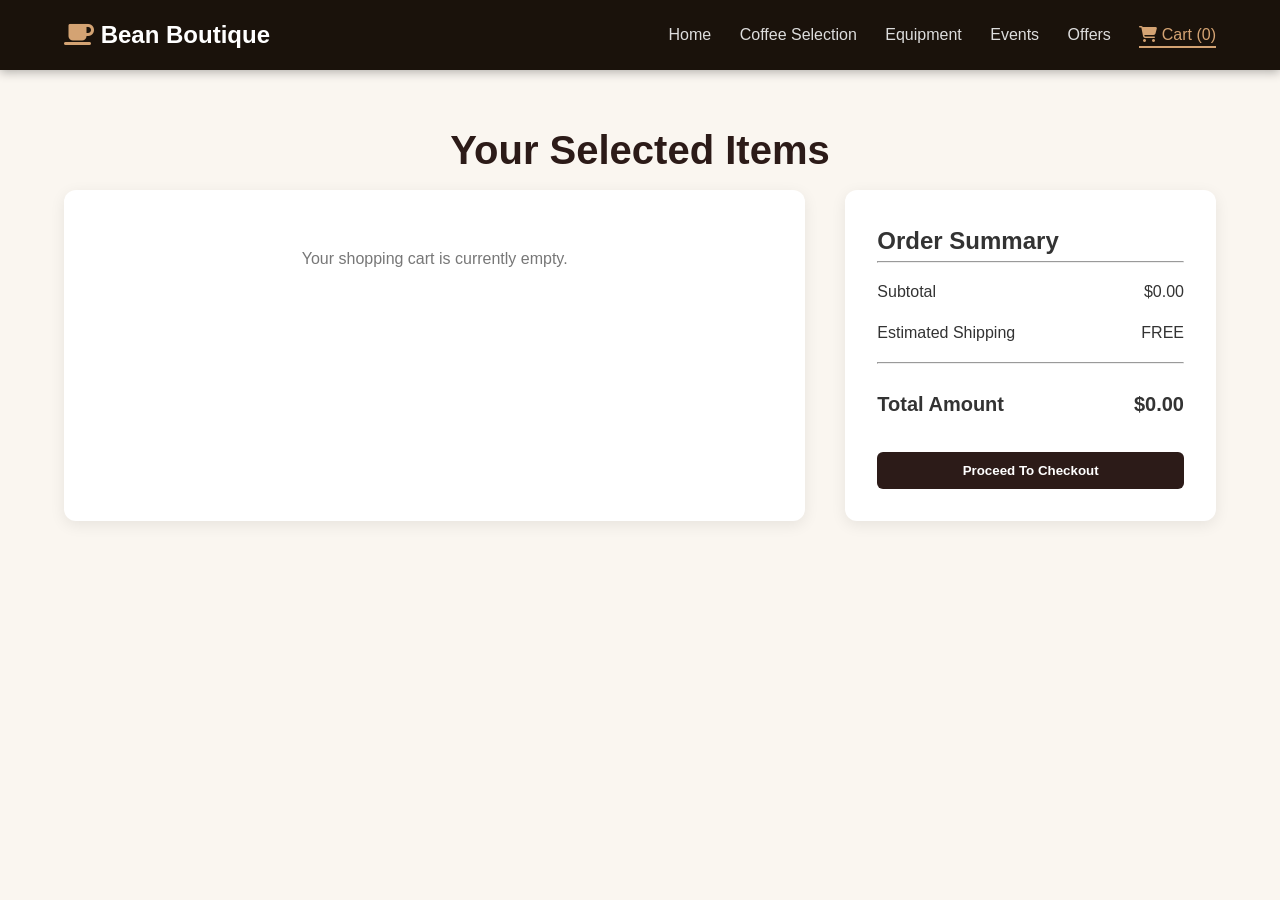
<file: cart.html>
<!DOCTYPE html>
<html lang="en">
<head>
    <meta charset="UTF-8">
    <meta name="viewport" content="width=device-width, initial-scale=1.0">
    <title>Your Cart | Bean Boutique</title>
    <link rel="stylesheet" href="https://cdnjs.cloudflare.com/ajax/libs/font-awesome/6.4.0/css/all.min.css">
    <link rel="stylesheet" href="css/style.css">
</head>
<body>
    <header class="custom-header">
        <div class="nav-container">
            <a href="index.html" class="logo"><i class="fas fa-coffee"></i> Bean Boutique</a>
            <nav>
                <a href="index.html">Home</a>
                <a href="coffee.html">Coffee Selection</a>
                <a href="equipment.html">Equipment</a>
                <a href="events.html">Events</a>
                <a href="offers.html">Offers</a>
                <a href="cart.html" class="cart-link active"><i class="fas fa-shopping-cart"></i> Cart (<span id="cart-count">0</span>)</a>
            </nav>
        </div>
    </header>

    <main class="page-container">
        <h1 class="page-title">Your Selected Items</h1>

        <div class="cart-wrapper">
            <div id="cart-items-container" class="cart-items-list">
                </div>

            <div class="cart-summary-box">
                <h2>Order Summary</h2>
                <hr>
                <div class="summary-line">
                    <span>Subtotal</span>
                    <span id="cart-subtotal">$0.00</span>
                </div>
                <div class="summary-line">
                    <span>Estimated Shipping</span>
                    <span class="text-success">FREE</span>
                </div>
                <hr>
                <div class="summary-line total">
                    <strong>Total Amount</strong>
                    <strong id="cart-total">$0.00</strong>
                </div>
                <button class="btn-checkout" onclick="executeCheckout()">Proceed To Checkout</button>
            </div>
        </div>
    </main>
    <script src="js/script.js"></script> 
</body>
</html>
</file>
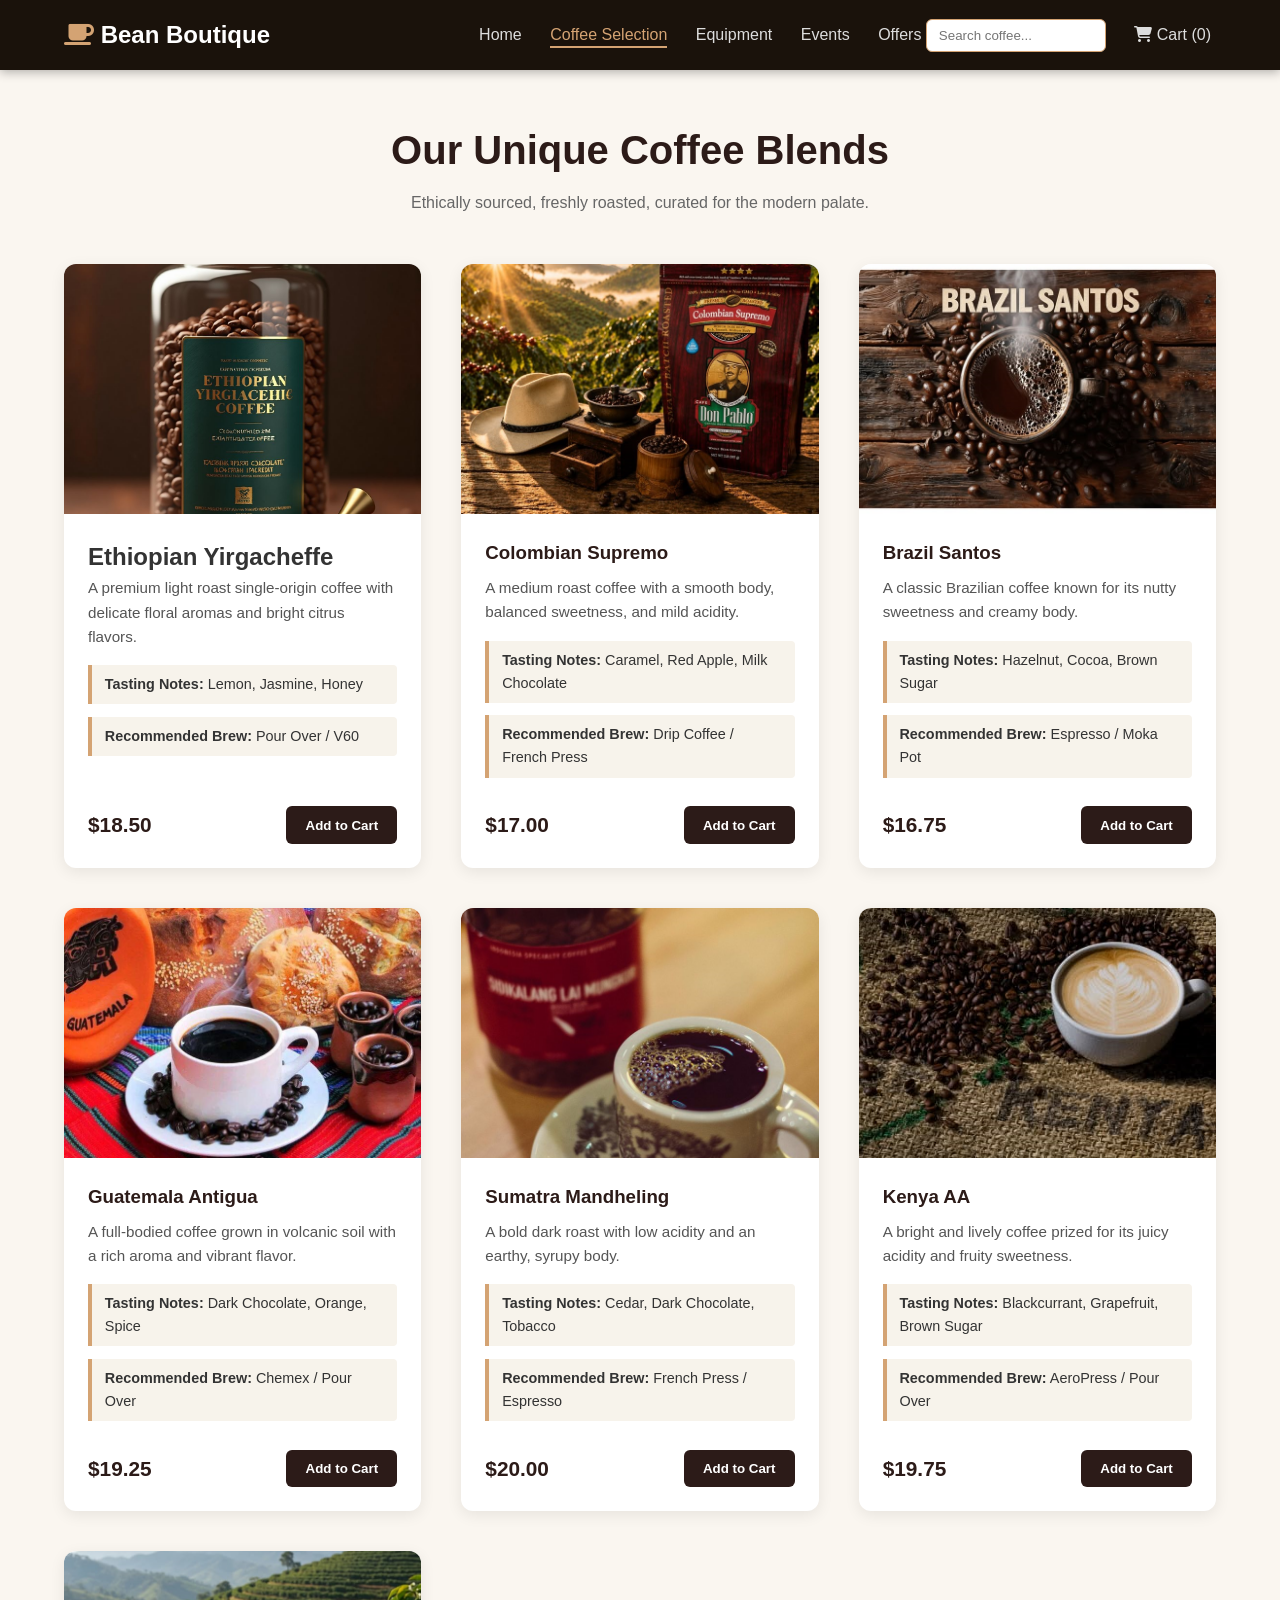
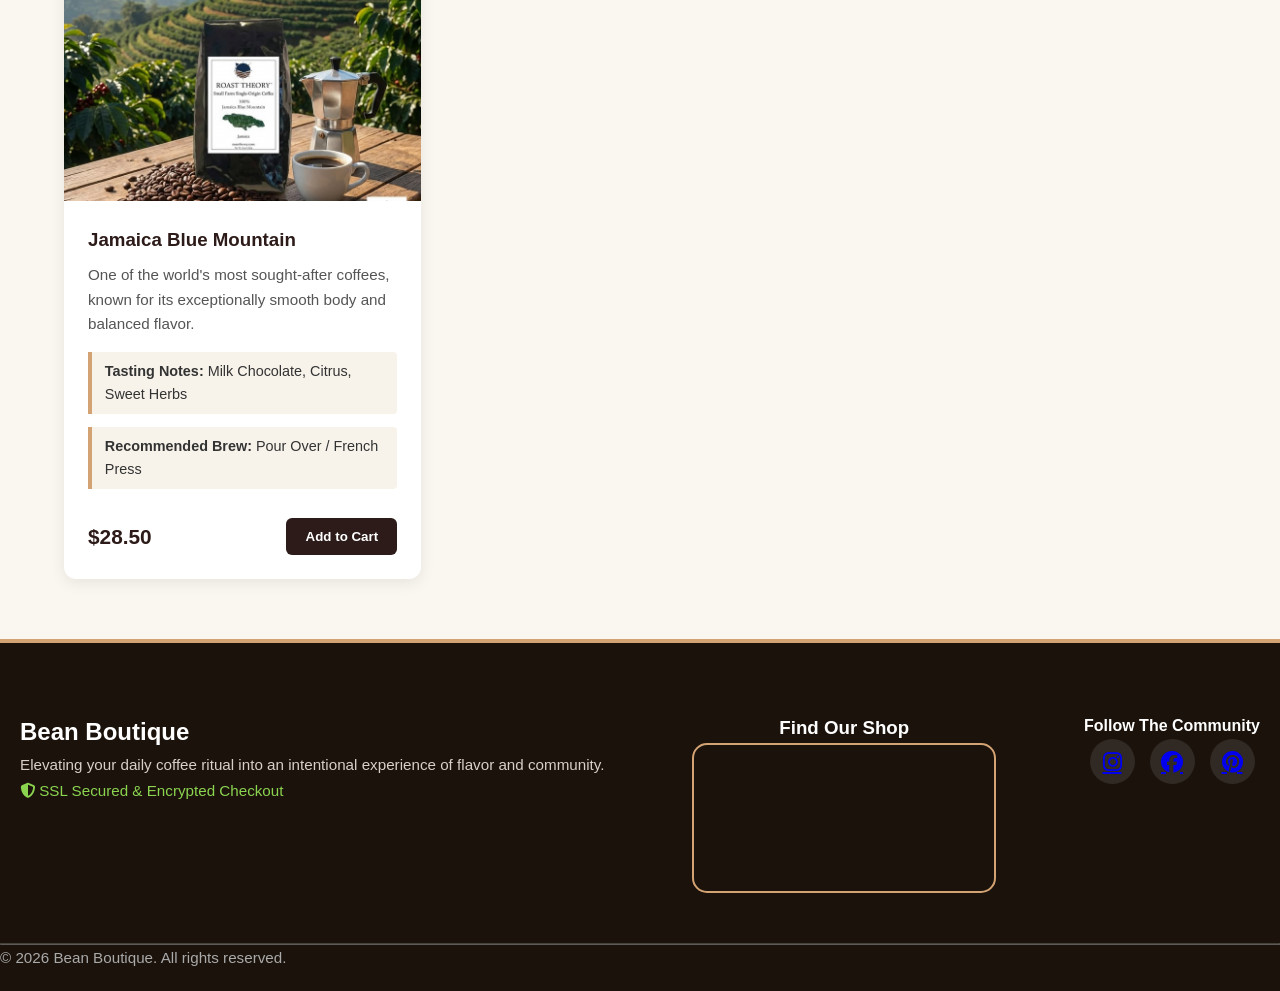
<file: coffee.html>
<!DOCTYPE html>
<html lang="en">

<head>
    <meta charset="UTF-8">
    <meta name="viewport" content="width=device-width, initial-scale=1.0">
    <title>Coffee Selection | Bean Boutique</title>
    <link rel="stylesheet" href="https://cdnjs.cloudflare.com/ajax/libs/font-awesome/6.4.0/css/all.min.css">
    <link rel="stylesheet" href="css/style.css">
</head>

<body>
    <header class="custom-header">
        <div class="nav-container">
            <a href="index.html" class="logo"><i class="fas fa-coffee"></i> Bean Boutique</a>
            <nav>
                <a href="index.html">Home</a>
                <a href="coffee.html" class="active">Coffee Selection</a>
                <a href="equipment.html">Equipment</a>
                <a href="events.html">Events</a>
                <a href="offers.html">Offers</a>

                <input type="text" id="product-search" class="product-search" placeholder="Search coffee..."
                    onkeyup="handleProductSearch()">

                <a href="cart.html" class="cart-link">
                    <i class="fas fa-shopping-cart"></i>
                    Cart (<span id="cart-count">0</span>)
                    <span id="nav-cart-product"></span>
                </a>
            </nav>
        </div>
    </header>

    <main class="page-container">
        <h1 class="page-title">Our Unique Coffee Blends</h1>
        <p class="page-subtitle">Ethically sourced, freshly roasted, curated for the modern palate.</p>

        <div class="product-grid">
            <div class="product-card">
                <img src="image/ethopian.jpg"
                    alt="Ethiopian Yirgacheffe">
                <div class="card-content">
                    <h2>Ethiopian Yirgacheffe</h2>
                    <p class="description">A premium light roast single-origin coffee with delicate floral aromas and
                        bright citrus flavors.</p>
                    <p class="notes"><strong>Tasting Notes:</strong> Lemon, Jasmine, Honey</p>
                    <p class="method"><strong>Recommended Brew:</strong> Pour Over / V60</p>
                    <div class="card-footer">
                        <span class="price">$18.50</span>
                        <button class="btn-add-cart" onclick="addToCart('Ethiopian Yirgacheffe', 18.50)">Add to
                            Cart</button>
                    </div>
                </div>
            </div>

            <div class="product-card">
                <img src="image/Supremo.png"
                    alt="Colombian Supremo">
                <div class="card-content">
                    <h3>Colombian Supremo</h3>
                    <p class="description">A medium roast coffee with a smooth body, balanced sweetness, and mild
                        acidity.</p>
                    <p class="notes"><strong>Tasting Notes:</strong> Caramel, Red Apple, Milk Chocolate</p>
                    <p class="method"><strong>Recommended Brew:</strong> Drip Coffee / French Press</p>
                    <div class="card-footer">
                        <span class="price">$17.00</span>
                        <button class="btn-add-cart" onclick="addToCart('Colombian Supremo', 17.00)">Add to
                            Cart</button>
                    </div>
                </div>
            </div>

            <div class="product-card">
                <img src="image/Santos.png"
                    alt="Brazil Santos">
                <div class="card-content">
                    <h3>Brazil Santos</h3>
                    <p class="description">A classic Brazilian coffee known for its nutty sweetness and creamy body.</p>
                    <p class="notes"><strong>Tasting Notes:</strong> Hazelnut, Cocoa, Brown Sugar</p>
                    <p class="method"><strong>Recommended Brew:</strong> Espresso / Moka Pot</p>
                    <div class="card-footer">
                        <span class="price">$16.75</span>
                        <button class="btn-add-cart" onclick="addToCart('Brazil Santos', 16.75)">Add to Cart</button>
                    </div>
                </div>
            </div>

            <div class="product-card">
                <img src="image/Guatemala.png"
                    alt="Guatemala Antigua">
                <div class="card-content">
                    <h3>Guatemala Antigua</h3>
                    <p class="description">A full-bodied coffee grown in volcanic soil with a rich aroma and vibrant
                        flavor.</p>
                    <p class="notes"><strong>Tasting Notes:</strong> Dark Chocolate, Orange, Spice</p>
                    <p class="method"><strong>Recommended Brew:</strong> Chemex / Pour Over</p>
                    <div class="card-footer">
                        <span class="price">$19.25</span>
                        <button class="btn-add-cart" onclick="addToCart('Guatemala Antigua', 19.25)">Add to
                            Cart</button>
                    </div>
                </div>
            </div>

            <div class="product-card">
                <img src="image/Sumatra.png"
                    alt="Sumatra Mandheling">
                <div class="card-content">
                    <h3>Sumatra Mandheling</h3>
                    <p class="description">A bold dark roast with low acidity and an earthy, syrupy body.</p>
                    <p class="notes"><strong>Tasting Notes:</strong> Cedar, Dark Chocolate, Tobacco</p>
                    <p class="method"><strong>Recommended Brew:</strong> French Press / Espresso</p>
                    <div class="card-footer">
                        <span class="price">$20.00</span>
                        <button class="btn-add-cart" onclick="addToCart('Sumatra Mandheling', 20.00)">Add to
                            Cart</button>
                    </div>
                </div>
            </div>

            <div class="product-card">
                <img src="image/Kenya.png"
                    alt="Kenya AA">
                <div class="card-content">
                    <h3>Kenya AA</h3>
                    <p class="description">A bright and lively coffee prized for its juicy acidity and fruity sweetness.
                    </p>
                    <p class="notes"><strong>Tasting Notes:</strong> Blackcurrant, Grapefruit, Brown Sugar</p>
                    <p class="method"><strong>Recommended Brew:</strong> AeroPress / Pour Over</p>
                    <div class="card-footer">
                        <span class="price">$19.75</span>
                        <button class="btn-add-cart" onclick="addToCart('Kenya AA', 19.75)">Add to Cart</button>
                    </div>
                </div>
            </div>

            <div class="product-card">
                <img src="image/BlueMountain.png"
                    alt="Jamaica Blue Mountain">
                <div class="card-content">
                    <h3>Jamaica Blue Mountain</h3>
                    <p class="description">One of the world's most sought-after coffees, known for its exceptionally
                        smooth body and balanced flavor.</p>
                    <p class="notes"><strong>Tasting Notes:</strong> Milk Chocolate, Citrus, Sweet Herbs</p>
                    <p class="method"><strong>Recommended Brew:</strong> Pour Over / French Press</p>
                    <div class="card-footer">
                        <span class="price">$28.50</span>
                        <button class="btn-add-cart" onclick="addToCart('Jamaica Blue Mountain', 28.50)">Add to
                            Cart</button>
                    </div>
                </div>
            </div>
        </div>
    </main>
    <footer class="bg-dark text-light py-5 mt-5">
        <div class="container">
            <div class="row g-4">
                <div class="col-md-4">
                    <h2 class="text-warning mb-3">Bean Boutique</h2>
                    <p class="small text-muted">Elevating your daily coffee ritual into an intentional experience of
                        flavor and community.</p>
                    <p class="small text-success mt-3"><i class="fas fa-shield-alt me-1"></i> SSL Secured & Encrypted
                        Checkout</p>
                </div>
                <div class="col-md-4">
                    <h3 class="text-warning mb-3">Find Our Shop</h3>
                    <div class="ratio ratio-4x3" style="max-height: 150px;">
                        <iframe
                            src="https://www.google.com/maps/embed?pb=!1m14!1m12!1m3!1d1486.3708598989376!2d96.14095833439272!3d16.80312479884484!2m3!1f0!2f0!3f0!3m2!1i1024!2i768!4f13.1!5e0!3m2!1sen!2smm!4v1778569187419!5m2!1sen!2smm"
                            allowfullscreen="" loading="lazy"></iframe>
                    </div>
                </div>
                <div class="col-md-4 text-md-end">
                    <h4 class="text-warning mb-3">Follow The Community</h4>
                    <div class="d-flex justify-content-md-end gap-3 fs-4">
                        <a href="https://www.instagram.com/" class="text-light text-decoration-none" target="_blank">
                            <i class="fab fa-instagram instagram-hover"></i>
                        </a>
                        <a href="https://www.facebook.com/" class="text-light text-decoration-none" target="_blank"
                            rel="noopener noreferrer">
                            <i class="fab fa-facebook facebook-hover"></i>
                        </a>

                        <a href="https://www.pinterest.com/" class="text-light text-decoration-none" target="_blank"
                            rel="noopener noreferrer">
                            <i class="fab fa-pinterest pinterest-hover"></i>
                        </a>
                    </div>
                </div>
            </div>
            <hr class="border-secondary my-4">
            <p class="text-center small text-muted mb-0">&copy; 2026 Bean Boutique. All rights reserved.</p>
        </div>
    </footer>
    <script src="js/script.js"></script>
</body>

</html>
</file>
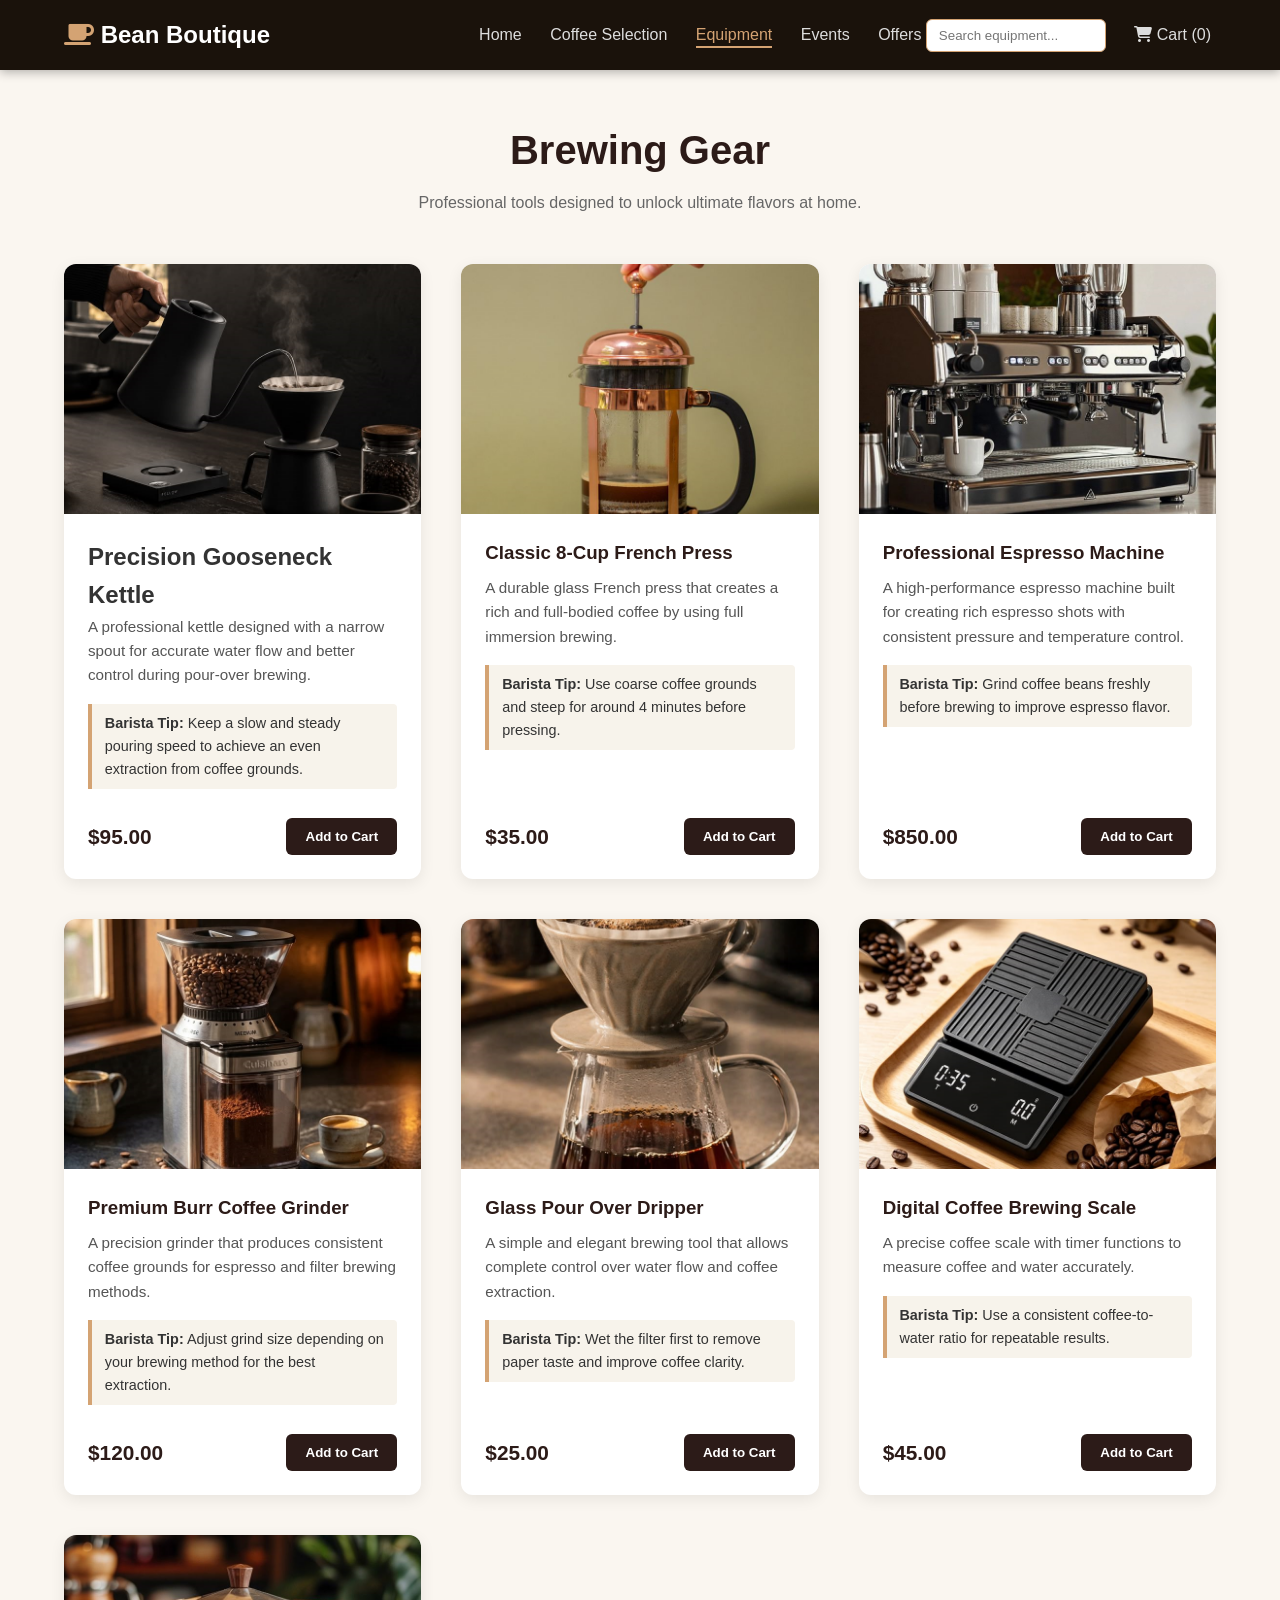
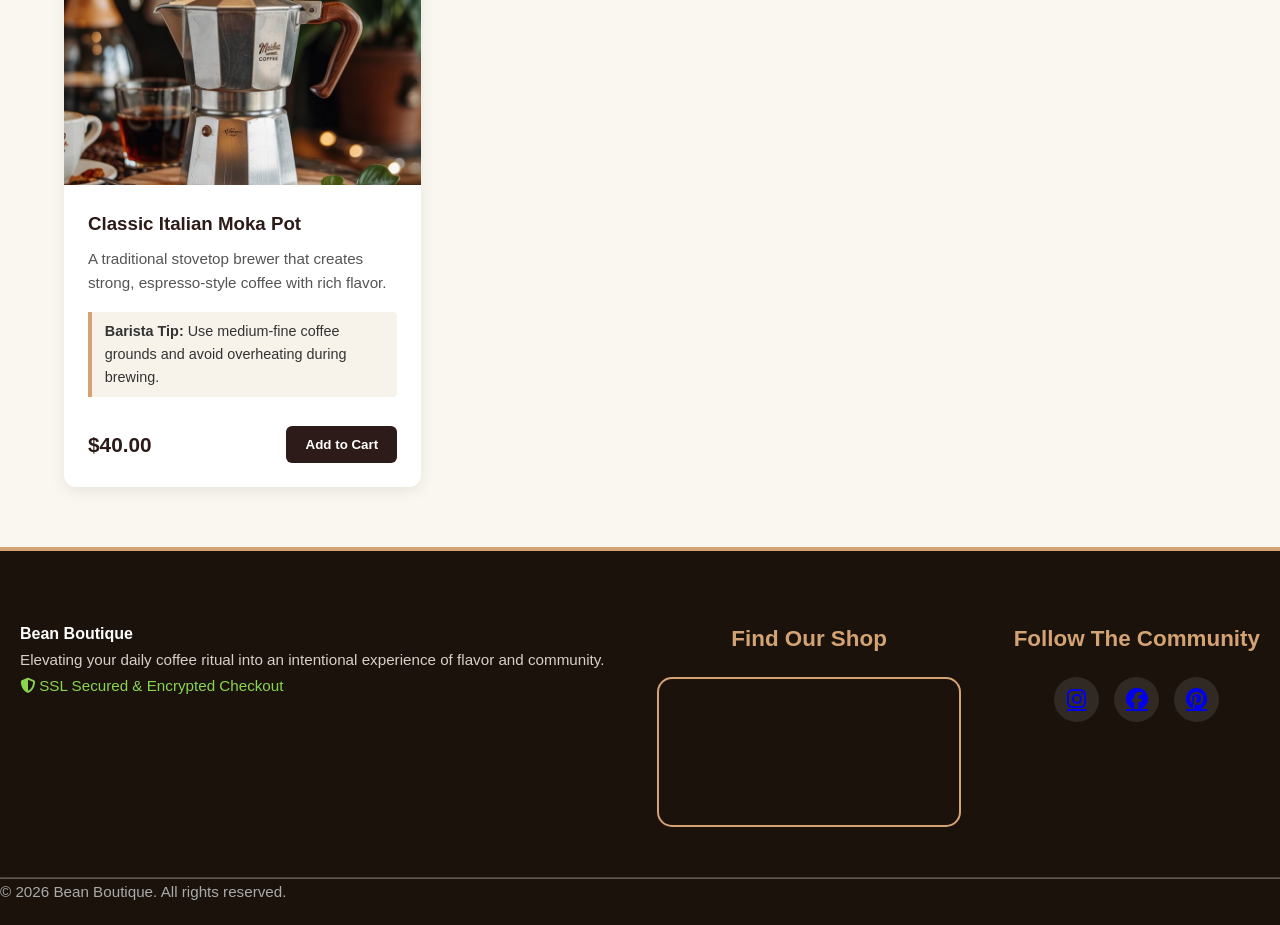
<file: equipment.html>
<!DOCTYPE html>
<html lang="en">

<head>
    <meta charset="UTF-8">
    <meta name="viewport" content="width=device-width, initial-scale=1.0">
    <title>Brewing Equipment | Bean Boutique</title>
    <link rel="stylesheet" href="https://cdnjs.cloudflare.com/ajax/libs/font-awesome/6.4.0/css/all.min.css">
    <link rel="stylesheet" href="css/style.css">
</head>

<body>
    <header class="custom-header">
        <div class="nav-container">
            <a href="index.html" class="logo"><i class="fas fa-coffee"></i> Bean Boutique</a>
            <nav>
                <a href="index.html">Home</a>
                <a href="coffee.html" >Coffee Selection</a>
                <a href="equipment.html" class="active">Equipment</a>
                <a href="events.html">Events</a>
                <a href="offers.html">Offers</a>

                <input type="text" id="product-search" class="product-search" placeholder="Search equipment..."
                    onkeyup="handleProductSearch()">

                <a href="cart.html" class="cart-link">
                    <i class="fas fa-shopping-cart"></i>
                    Cart (<span id="cart-count">0</span>)
                    <span id="nav-cart-product"></span>
                </a>
            </nav>
        </div>
    </header>

    <main class="page-container">
        <h1 class="page-title">Brewing Gear</h1>
        <p class="page-subtitle">Professional tools designed to unlock ultimate flavors at home.</p>

        <div class="product-grid">
            <div class="product-card">
                <img src="image/Kettle.png"
                    alt="Precision Gooseneck Kettle">
                <div class="card-content">
                    <h2>Precision Gooseneck Kettle</h2>
                    <p class="description">A professional kettle designed with a narrow spout for accurate water flow
                        and better control during pour-over brewing.</p>
                    <p class="tip"><strong>Barista Tip:</strong> Keep a slow and steady pouring speed to achieve an even
                        extraction from coffee grounds.</p>
                    <div class="card-footer">
                        <span class="price">$95.00</span>
                        <button class="btn-add-cart" onclick="addToCart('Precision Gooseneck Kettle', 95.00)">Add to
                            Cart</button>
                    </div>
                </div>
            </div>


            <div class="product-card">
                <img src="image/FrenchPress.png"
                    alt="Classic French Press">
                <div class="card-content">
                    <h3>Classic 8-Cup French Press</h3>
                    <p class="description">A durable glass French press that creates a rich and full-bodied coffee by
                        using full immersion brewing.</p>
                    <p class="tip"><strong>Barista Tip:</strong> Use coarse coffee grounds and steep for around 4
                        minutes before pressing.</p>
                    <div class="card-footer">
                        <span class="price">$35.00</span>
                        <button class="btn-add-cart" onclick="addToCart('Classic 8-Cup French Press', 35.00)">Add to
                            Cart</button>
                    </div>
                </div>
            </div>


            <div class="product-card">
                <img src="image/EspressoMachine.png"
                    alt="Espresso Machine">
                <div class="card-content">
                    <h3>Professional Espresso Machine</h3>
                    <p class="description">A high-performance espresso machine built for creating rich espresso shots
                        with consistent pressure and temperature control.</p>
                    <p class="tip"><strong>Barista Tip:</strong> Grind coffee beans freshly before brewing to improve
                        espresso flavor.</p>
                    <div class="card-footer">
                        <span class="price">$850.00</span>
                        <button class="btn-add-cart" onclick="addToCart('Professional Espresso Machine', 850.00)">Add to
                            Cart</button>
                    </div>
                </div>
            </div>


            <div class="product-card">
                <img src="image/Grinder.png"
                    alt="Coffee Grinder">
                <div class="card-content">
                    <h3>Premium Burr Coffee Grinder</h3>
                    <p class="description">A precision grinder that produces consistent coffee grounds for espresso and
                        filter brewing methods.</p>
                    <p class="tip"><strong>Barista Tip:</strong> Adjust grind size depending on your brewing method for
                        the best extraction.</p>
                    <div class="card-footer">
                        <span class="price">$120.00</span>
                        <button class="btn-add-cart" onclick="addToCart('Premium Burr Coffee Grinder', 120.00)">Add to
                            Cart</button>
                    </div>
                </div>
            </div>


            <div class="product-card">
                <img src="image/PourOver.png"
                    alt="Pour Over Dripper">
                <div class="card-content">
                    <h3>Glass Pour Over Dripper</h3>
                    <p class="description">A simple and elegant brewing tool that allows complete control over water
                        flow and coffee extraction.</p>
                    <p class="tip"><strong>Barista Tip:</strong> Wet the filter first to remove paper taste and improve
                        coffee clarity.</p>
                    <div class="card-footer">
                        <span class="price">$25.00</span>
                        <button class="btn-add-cart" onclick="addToCart('Glass Pour Over Dripper', 25.00)">Add to
                            Cart</button>
                    </div>
                </div>
            </div>


            <div class="product-card">
                <img src="image/Scale.png"
                    alt="Coffee Scale">
                <div class="card-content">
                    <h3>Digital Coffee Brewing Scale</h3>
                    <p class="description">A precise coffee scale with timer functions to measure coffee and water
                        accurately.</p>
                    <p class="tip"><strong>Barista Tip:</strong> Use a consistent coffee-to-water ratio for repeatable
                        results.</p>
                    <div class="card-footer">
                        <span class="price">$45.00</span>
                        <button class="btn-add-cart" onclick="addToCart('Digital Coffee Brewing Scale', 45.00)">Add to
                            Cart</button>
                    </div>
                </div>
            </div>


            <div class="product-card">
                <img src="image/MokaPot.png"
                    alt="Moka Pot">
                <div class="card-content">
                    <h3>Classic Italian Moka Pot</h3>
                    <p class="description">A traditional stovetop brewer that creates strong, espresso-style coffee with
                        rich flavor.</p>
                    <p class="tip"><strong>Barista Tip:</strong> Use medium-fine coffee grounds and avoid overheating
                        during brewing.</p>
                    <div class="card-footer">
                        <span class="price">$40.00</span>
                        <button class="btn-add-cart" onclick="addToCart('Classic Italian Moka Pot', 40.00)">Add to
                            Cart</button>
                    </div>
                </div>
            </div>
        </div>
    </main>
    <footer class="bg-dark text-light py-5 mt-5">
        <div class="container">
            <div class="row g-4">
                <div class="col-md-4">
                    <h4 class="text-warning mb-3">Bean Boutique</h4>
                    <p class="small text-muted">Elevating your daily coffee ritual into an intentional experience of
                        flavor and community.</p>
                    <p class="small text-success mt-3"><i class="fas fa-shield-alt me-1"></i> SSL Secured & Encrypted
                        Checkout</p>
                </div>
                <div class="col-md-4">
                    <h5 class="text-warning mb-3">Find Our Shop</h5>
                    <div class="ratio ratio-4x3" style="max-height: 150px;">
                        <iframe
                            src="https://www.google.com/maps/embed?pb=!1m14!1m12!1m3!1d1486.3708598989376!2d96.14095833439272!3d16.80312479884484!2m3!1f0!2f0!3f0!3m2!1i1024!2i768!4f13.1!5e0!3m2!1sen!2smm!4v1778569187419!5m2!1sen!2smm"
                            allowfullscreen="" loading="lazy"></iframe>
                    </div>
                </div>
                <div class="col-md-4 text-md-end">
                    <h5 class="text-warning mb-3">Follow The Community</h5>
                    <div class="d-flex justify-content-md-end gap-3 fs-4">
                        <a href="https://www.instagram.com/" class="text-light text-decoration-none" target="_blank">
                            <i class="fab fa-instagram instagram-hover"></i>
                        </a>
                        <a href="https://www.facebook.com/" class="text-light text-decoration-none" target="_blank"
                            rel="noopener noreferrer">
                            <i class="fab fa-facebook facebook-hover"></i>
                        </a>

                        <a href="https://www.pinterest.com/" class="text-light text-decoration-none" target="_blank"
                            rel="noopener noreferrer">
                            <i class="fab fa-pinterest pinterest-hover"></i>
                        </a>
                    </div>
                </div>
            </div>
            <hr class="border-secondary my-4">
            <p class="text-center small text-muted mb-0">&copy; 2026 Bean Boutique. All rights reserved.</p>
        </div>
    </footer>
    <script src="js/script.js"></script>
</body>

</html>
</file>
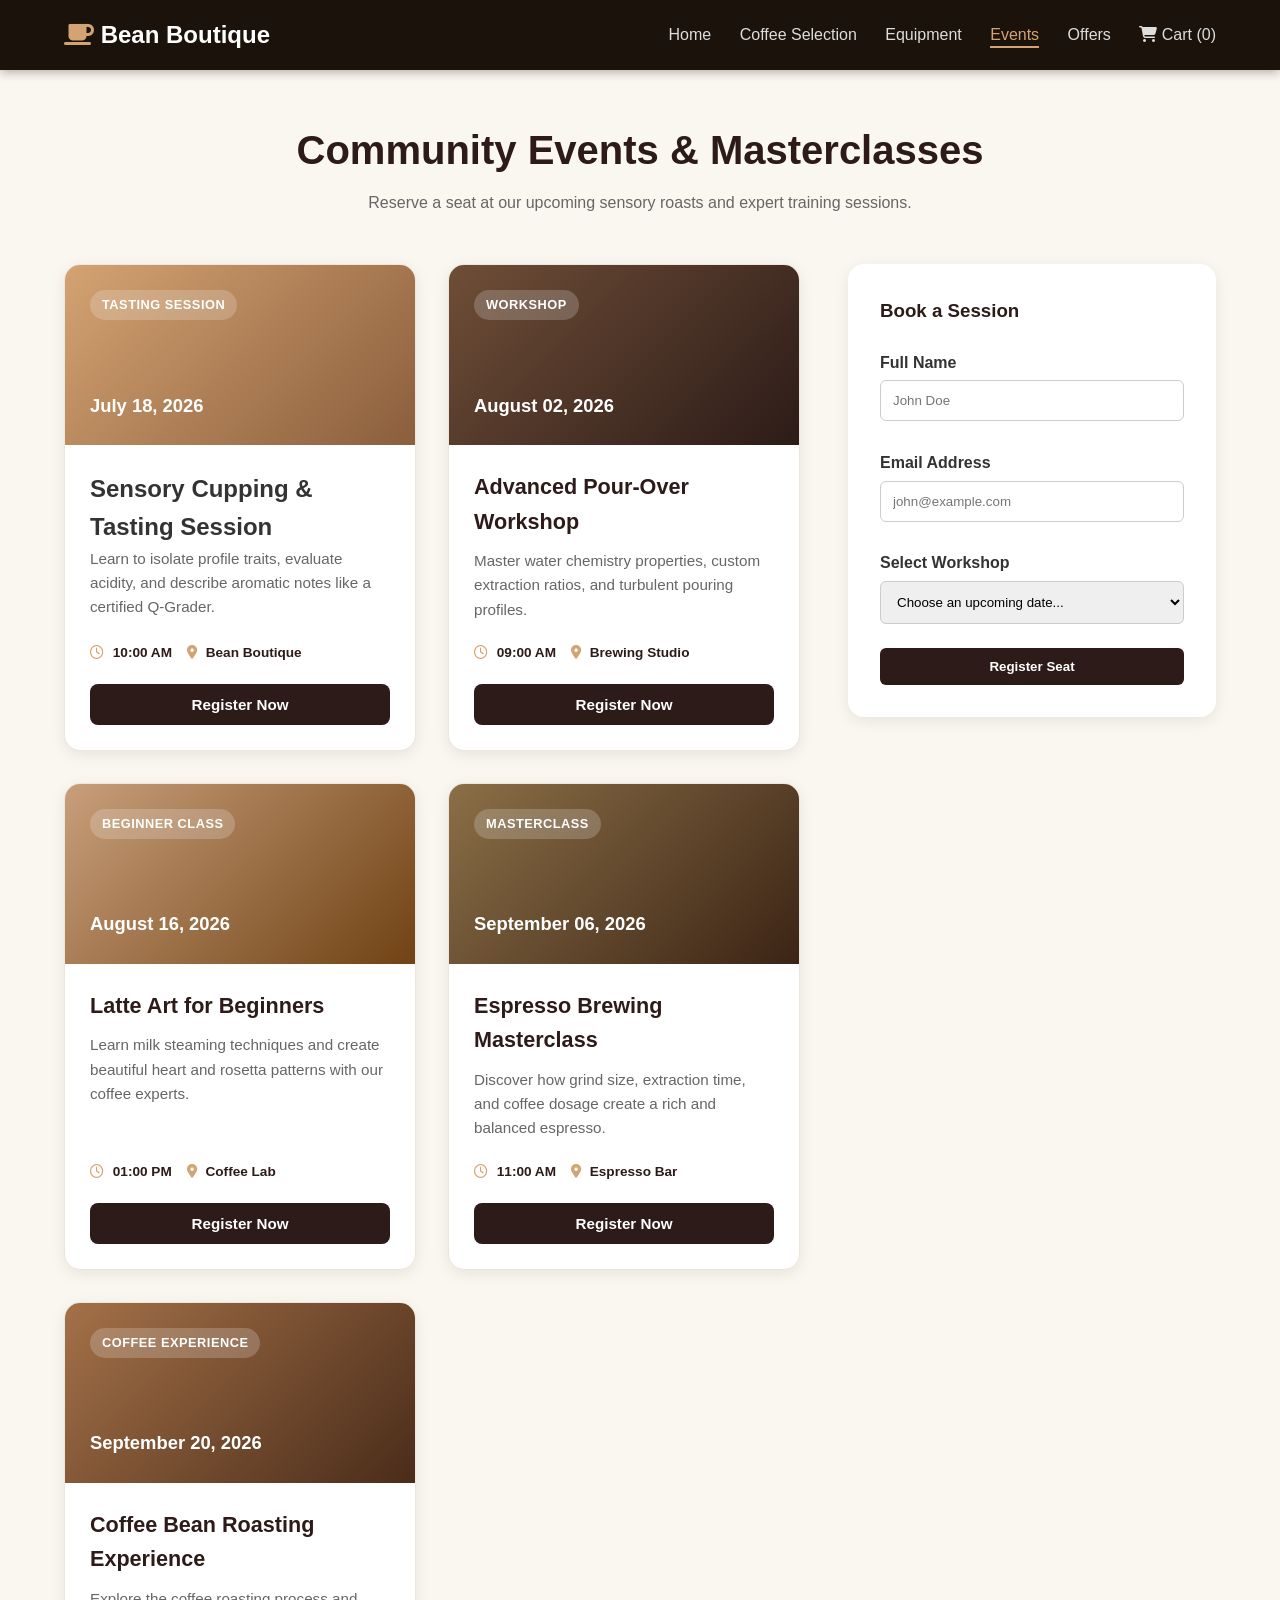
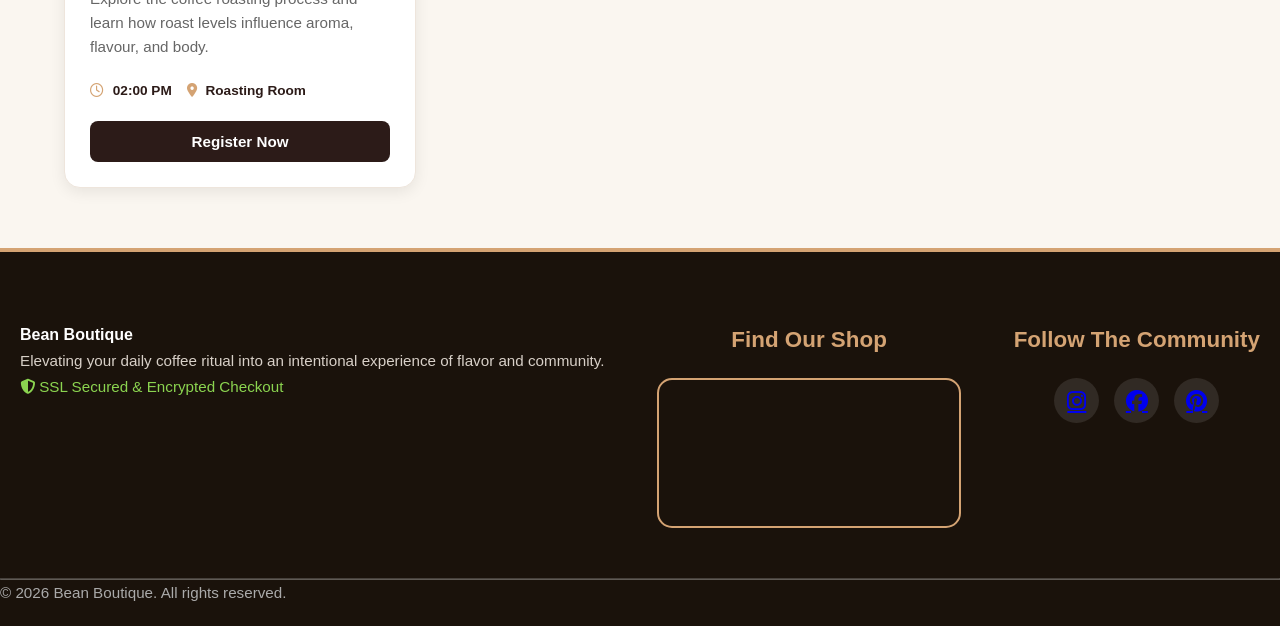
<file: events.html>
<!DOCTYPE html>
<html lang="en">
<head>
    <meta charset="UTF-8">
    <meta name="viewport" content="width=device-width, initial-scale=1.0">
    <title>Workshops & Events | Bean Boutique</title>
    <link rel="stylesheet"
        href="https://cdnjs.cloudflare.com/ajax/libs/font-awesome/6.4.0/css/all.min.css">
    <link rel="stylesheet" href="css/style.css">
</head>
<body>
    <header class="custom-header">
        <div class="nav-container">
            <a href="index.html" class="logo">
                <i class="fas fa-coffee"></i> Bean Boutique
            </a>
            <nav>
                <a href="index.html">Home</a>
                <a href="coffee.html">Coffee Selection</a>
                <a href="equipment.html">Equipment</a>
                <a href="events.html" class="active">Events</a>
                <a href="offers.html">Offers</a>
                <a href="cart.html" class="cart-link">
                    <i class="fas fa-shopping-cart"></i>
                    Cart (<span id="cart-count">0</span>)
                </a>
            </nav>
        </div>
    </header>
    <main class="page-container">
        <h1 class="page-title">Community Events & Masterclasses</h1>
        <p class="page-subtitle">
            Reserve a seat at our upcoming sensory roasts and expert training sessions.
        </p>
        <div class="events-layout">
            <div class="events-list">
                <div class="event-card">
                    <div class="event-banner">
                        <span class="event-badge">Tasting Session</span>
                        <div class="event-card-date">July 18, 2026</div>
                    </div>
                    <div class="event-content">
                        <h2>Sensory Cupping & Tasting Session</h2>
                        <p class="event-desc">
                            Learn to isolate profile traits, evaluate acidity,
                            and describe aromatic notes like a certified Q-Grader.
                        </p>
                        <div class="event-meta">
                            <span>
                                <i class="fa-regular fa-clock"></i>
                                10:00 AM
                            </span>
                            <span>
                                <i class="fa-solid fa-location-dot"></i>
                                Bean Boutique
                            </span>
                        </div>
                        <button class="event-register-btn"
                            data-event="cupping">
                            Register Now
                        </button>
                    </div>
                </div>
                <div class="event-card">
                    <div class="event-banner">
                        <span class="event-badge">Workshop</span>
                        <div class="event-card-date">August 02, 2026</div>
                    </div>
                    <div class="event-content">
                        <h3>Advanced Pour-Over Workshop</h3>
                        <p class="event-desc">
                            Master water chemistry properties, custom extraction
                            ratios, and turbulent pouring profiles.
                        </p>
                        <div class="event-meta">
                            <span>
                                <i class="fa-regular fa-clock"></i>
                                09:00 AM
                            </span>
                            <span>
                                <i class="fa-solid fa-location-dot"></i>
                                Brewing Studio
                            </span>
                        </div>
                        <button class="event-register-btn"
                            data-event="pourover">
                            Register Now
                        </button>
                    </div>
                </div>
                <div class="event-card">
                    <div class="event-banner">
                        <span class="event-badge">Beginner Class</span>
                        <div class="event-card-date">August 16, 2026</div>
                    </div>
                    <div class="event-content">
                        <h3>Latte Art for Beginners</h3>
                        <p class="event-desc">
                            Learn milk steaming techniques and create beautiful
                            heart and rosetta patterns with our coffee experts.
                        </p>
                        <div class="event-meta">
                            <span>
                                <i class="fa-regular fa-clock"></i>
                                01:00 PM
                            </span>
                            <span>
                                <i class="fa-solid fa-location-dot"></i>
                                Coffee Lab
                            </span>
                        </div>
                        <button class="event-register-btn"
                            data-event="latte">
                            Register Now
                        </button>
                    </div>
                </div>
                <div class="event-card">
                    <div class="event-banner">
                        <span class="event-badge">Masterclass</span>
                        <div class="event-card-date">September 06, 2026</div>
                    </div>
                    <div class="event-content">
                        <h3>Espresso Brewing Masterclass</h3>
                        <p class="event-desc">
                            Discover how grind size, extraction time, and coffee
                            dosage create a rich and balanced espresso.
                        </p>
                        <div class="event-meta">
                            <span>
                                <i class="fa-regular fa-clock"></i>
                                11:00 AM
                            </span>
                            <span>
                                <i class="fa-solid fa-location-dot"></i>
                                Espresso Bar
                            </span>
                        </div>
                        <button class="event-register-btn"
                            data-event="espresso">
                            Register Now
                        </button>
                    </div>
                </div>
                <div class="event-card">
                    <div class="event-banner">
                        <span class="event-badge">Coffee Experience</span>
                        <div class="event-card-date">September 20, 2026</div>
                    </div>
                    <div class="event-content">
                        <h3>Coffee Bean Roasting Experience</h3>
                        <p class="event-desc">
                            Explore the coffee roasting process and learn how
                            roast levels influence aroma, flavour, and body.
                        </p>
                        <div class="event-meta">
                            <span>
                                <i class="fa-regular fa-clock"></i>
                                02:00 PM
                            </span>
                            <span>
                                <i class="fa-solid fa-location-dot"></i>
                                Roasting Room
                            </span>
                        </div>
                        <button class="event-register-btn"
                            data-event="roasting">
                            Register Now
                        </button>
                    </div>
                </div>
            </div>
            <div class="registration-panel">
                <h3>Book a Session</h3>
                <form id="event-booking-form">
                    <label for="user-name">Full Name</label>
                    <input type="text"
                        id="user-name"
                        required
                        placeholder="John Doe">
                    <label for="user-email">Email Address</label>
                    <input type="email"
                        id="user-email"
                        required
                        placeholder="john@example.com">
                    <label for="event-select">Select Workshop</label>
                    <select id="event-select" required>
                        <option value="">
                            Choose an upcoming date...
                        </option>
                        <option value="cupping">
                            Sensory Cupping (July 18) - $25
                        </option>
                        <option value="pourover">
                            Pour-Over Workshop (August 02) - $40
                        </option>
                        <option value="latte">
                            Latte Art for Beginners (August 16) - $30
                        </option>
                        <option value="espresso">
                            Espresso Brewing Masterclass (September 06) - $45
                        </option>
                        <option value="roasting">
                            Coffee Bean Roasting Experience (September 20) - $50
                        </option>
                    </select>
                    <button type="submit" class="btn-submit">
                        Register Seat
                    </button>
                </form>
                <div id="booking-confirmation"
                    class="hidden-alert">
                </div>
            </div>
        </div>
    </main>
    <footer class="bg-dark text-light py-5 mt-5">
        <div class="container">
            <div class="row g-4">
                <div class="col-md-4">
                    <h4 class="text-warning mb-3">Bean Boutique</h4>
                    <p class="small text-muted">Elevating your daily coffee ritual into an intentional experience of
                        flavor and community.</p>
                    <p class="small text-success mt-3"><i class="fas fa-shield-alt me-1"></i> SSL Secured & Encrypted
                        Checkout</p>
                </div>
                <div class="col-md-4">
                    <h5 class="text-warning mb-3">Find Our Shop</h5>
                    <div class="ratio ratio-4x3" style="max-height: 150px;">
                        <iframe
                            src="https://www.google.com/maps/embed?pb=!1m14!1m12!1m3!1d1486.3708598989376!2d96.14095833439272!3d16.80312479884484!2m3!1f0!2f0!3f0!3m2!1i1024!2i768!4f13.1!5e0!3m2!1sen!2smm!4v1778569187419!5m2!1sen!2smm"
                            allowfullscreen="" loading="lazy"></iframe>
                    </div>
                </div>
                <div class="col-md-4 text-md-end">
                    <h5 class="text-warning mb-3">Follow The Community</h5>
                    <div class="d-flex justify-content-md-end gap-3 fs-4">
                        <a href="https://www.instagram.com/" class="text-light text-decoration-none" target="_blank">
                            <i class="fab fa-instagram instagram-hover"></i>
                        </a>
                        <a href="https://www.facebook.com/" class="text-light text-decoration-none" target="_blank"
                            rel="noopener noreferrer">
                            <i class="fab fa-facebook facebook-hover"></i>
                        </a>

                        <a href="https://www.pinterest.com/" class="text-light text-decoration-none" target="_blank"
                            rel="noopener noreferrer">
                            <i class="fab fa-pinterest pinterest-hover"></i>
                        </a>
                    </div>
                </div>
            </div>
            <hr class="border-secondary my-4">
            <p class="text-center small text-muted mb-0">&copy; 2026 Bean Boutique. All rights reserved.</p>
        </div>
    </footer>
    <script src="js/script.js"></script>
</body>
</html>
</file>
<file: css/style.css>
:root {
    --primary-color: #2c1b18;
    --accent-color: #d4a373;
    --light-bg: #fdfaedf2;
    --dark-neutral: #1a120b;
    --text-color: #333333;
    --card-shadow: 0 4px 15px rgba(0, 0, 0, 0.08);
    --transition: all 0.3s ease;
}

* {
    box-sizing: border-box;
    margin: 0;
    padding: 0;
    font-family: 'Segoe UI', Tahoma, Geneva, Verdana, sans-serif;
}

body {
    background-color: #faf6f0;
    color: var(--text-color);
    line-height: 1.6;
}

/* Header & Nav styling*/
.custom-header {
    background-color: var(--dark-neutral);
    padding: 1rem 0;
    position: sticky;
    top: 0;
    z-index: 1000;
    box-shadow: 0 2px 10px rgba(0, 0, 0, 0.3);
}

.nav-container {
    width: 90%;
    max-width: 1200px;
    margin: 0 auto;
    display: flex;
    justify-content: space-between;
    align-items: center;
}

.logo {
    color: #fff;
    font-size: 1.5rem;
    font-weight: bold;
    text-decoration: none;
}

.logo i {
    color: var(--accent-color);
}

nav a {
    color: #dddddd;
    text-decoration: none;
    margin-left: 1.5rem;
    font-size: 1rem;
    transition: var(--transition);
    position: relative;
    padding-bottom: 5px;
}

/* Navigation Hover Effects */
nav a:hover,
nav a.active {
    color: var(--accent-color);
}

nav a::after {
    content: '';
    position: absolute;
    width: 0;
    height: 2px;
    bottom: 0;
    left: 0;
    background-color: var(--accent-color);
    transition: var(--transition);
}

nav a:hover::after,
nav a.active::after {
    width: 100%;
}

.custom-nav .nav-link {
    transition: var(--transition);
}

.custom-nav .nav-link:hover {
    color: var(--accent-color) !important;
}

.page-container {
    width: 90%;
    max-width: 1200px;
    margin: 3rem auto;
    min-height: 70vh;
}

.page-title {
    text-align: center;
    font-size: 2.5rem;
    color: var(--primary-color);
    margin-bottom: 0.5rem;
}

.page-subtitle {
    text-align: center;
    color: #666;
    margin-bottom: 3rem;
}

/* Product Cards & Flex Grid*/
.product-grid {
    display: grid;
    grid-template-columns: repeat(auto-fit, minmax(300px, 1fr));
    gap: 2.5rem;
}

.product-card {
    background-color: #ffffff;
    border-radius: 12px;
    overflow: hidden;
    box-shadow: var(--card-shadow);
    transition: var(--transition);
    display: flex;
    flex-direction: column;
}

.product-card:hover {
    transform: translateY(-8px);
    box-shadow: 0 8px 25px rgba(0, 0, 0, 0.15);
}

.product-card img {
    width: 100%;
    height: 250px;
    object-fit: cover;
}

.card-content {
    padding: 1.5rem;
    display: flex;
    flex-direction: column;
    flex-grow: 1;
}

.card-content h3 {
    color: var(--primary-color);
    margin-bottom: 0.5rem;
}

.description {
    font-size: 0.95rem;
    color: #555;
    margin-bottom: 1rem;
}

.notes,
.method,
.tip {
    font-size: 0.9rem;
    background-color: #f7f3eb;
    padding: 0.5rem 0.8rem;
    border-left: 4px solid var(--accent-color);
    margin-bottom: 0.8rem;
    border-radius: 0 4px 4px 0;
}

.card-footer {
    margin-top: auto;
    display: flex;
    justify-content: space-between;
    align-items: center;
    padding-top: 1rem;
}

.price {
    font-size: 1.3rem;
    font-weight: bold;
    color: var(--primary-color);
}

.btn-add-cart,
.btn-submit,
.btn-checkout,
.btn-tier {
    background-color: var(--primary-color);
    color: white;
    border: none;
    padding: 0.7rem 1.2rem;
    border-radius: 6px;
    cursor: pointer;
    font-weight: 600;
    transition: var(--transition);
}

.btn-add-cart:hover,
.btn-submit:hover,
.btn-checkout:hover,
.btn-tier:hover {
    background-color: var(--accent-color);
    color: var(--primary-color);
}

/* Event Management */
.events-layout {
    display: grid;
    grid-template-columns: 2fr 1fr;
    gap: 3rem;
}

@media(max-width: 850px) {
    .events-layout {
        grid-template-columns: 1fr;
    }
}

.event-row {
    background: #fff;
    display: flex;
    padding: 1.5rem;
    border-radius: 8px;
    margin-bottom: 1.5rem;
    box-shadow: var(--card-shadow);
}

.event-date {
    background: var(--accent-color);
    color: var(--primary-color);
    padding: 1rem;
    border-radius: 6px;
    text-align: center;
    min-width: 80px;
    height: fit-content;
    margin-right: 1.5rem;
}

.registration-panel {
    background: #fff;
    padding: 2rem;
    border-radius: 12px;
    box-shadow: var(--card-shadow);
    height: fit-content;
}

.registration-panel h3 {
    margin-bottom: 1.5rem;
    color: var(--primary-color);
}

form label {
    display: block;
    margin: 0.8rem 0 0.3rem;
    font-weight: 600;
}

form input,
form select {
    width: 100%;
    padding: 0.75rem;
    border: 1px solid #ccc;
    border-radius: 6px;
    margin-bottom: 1rem;
}

.btn-submit {
    width: 100%;
    margin-top: 0.5rem;
}

.hidden-alert {
    display: none;
    margin-top: 1rem;
    padding: 1rem;
    background-color: #d4edda;
    color: #155724;
    border-radius: 6px;
    text-align: center;
}

/* Shopping Cart page design */
.cart-wrapper {
    display: grid;
    grid-template-columns: 2fr 1fr;
    gap: 2.5rem;
}

@media(max-width: 768px) {
    .cart-wrapper {
        grid-template-columns: 1fr;
    }
}

.cart-items-list {
    background: #fff;
    padding: 1.5rem;
    border-radius: 12px;
    box-shadow: var(--card-shadow);
}

.cart-item-row {
    display: flex;
    justify-content: space-between;
    align-items: center;
    padding: 1rem 0;
    border-bottom: 1px solid #eee;
}

.cart-item-row:last-child {
    border-bottom: none;
}

.btn-remove {
    background: none;
    border: none;
    color: #dc3545;
    cursor: pointer;
}

.cart-summary-box {
    background: #fff;
    padding: 2rem;
    border-radius: 12px;
    box-shadow: var(--card-shadow);
    height: fit-content;
}

.summary-line {
    display: flex;
    justify-content: space-between;
    margin: 1rem 0;
}

.summary-line.total {
    font-size: 1.25rem;
    margin-top: 1.5rem;
}

.btn-checkout {
    width: 100%;
    margin-top: 1rem;
}

/* Subscriptions & Tiers */
.section-divider-title {
    text-align: center;
    margin: 2rem 0;
    color: var(--primary-color);
}

.tiers-container {
    display: flex;
    justify-content: center;
    gap: 2rem;
    flex-wrap: wrap;
}

.tier-card {
    background: #fff;
    border-radius: 12px;
    padding: 2.5rem 2rem;
    width: 320px;
    position: relative;
    box-shadow: var(--card-shadow);
    text-align: center;
    transition: var(--transition);
}

.tier-card.featured {
    border: 2px solid var(--accent-color);
    transform: scale(1.03);
}

.ribbon {
    position: absolute;
    top: 15px;
    right: 15px;
    background: var(--accent-color);
    color: var(--primary-color);
    font-size: 0.75rem;
    font-weight: bold;
    padding: 0.25rem 0.5rem;
    border-radius: 4px;
}

.tier-price {
    font-size: 1.2rem;
    margin: 1.5rem 0;
    color: #666;
}

.tier-price span {
    font-size: 2.5rem;
    font-weight: bold;
    color: var(--primary-color);
}

.tier-features {
    list-style: none;
    text-align: left;
    margin-bottom: 2rem;
}

.tier-features li {
    margin-bottom: 0.75rem;
    font-size: 0.95rem;
}

.tier-features li i {
    color: #28a745;
    margin-right: 0.5rem;
}

.btn-tier {
    width: 100%;
}

.featured-btn {
    background-color: var(--accent-color);
    color: var(--primary-color);
}

.featured-btn:hover {
    background-color: var(--primary-color);
    color: white;
}

/* Home Page Element */
.carousel-item {
    height: 70vh;
    min-height: 400px;
    background-size: cover;
    background-position: center;
}

.instagram-hover:hover {
    color: #e1306c !important;
}

/* Fixes for navigation visibility issues seen in image_b6fac2.jpg */
.custom-nav {
    background-color: #1a120b !important;
    /* Force sleek dark chocolate tone */
}

.custom-nav .nav-link {
    color: rgba(255, 255, 255, 0.75) !important;
    transition: all 0.2s ease-in-out;
}

.custom-nav .nav-link:hover,
.custom-nav .nav-link.active {
    color: #d4a373 !important;
    /*gold accent on hover */
}

/* hero section text contrast */
.carousel-item {
    height: 75vh;
    background-size: cover;
    background-position: center center;
    position: relative;
}

.carousel-caption {
    bottom: 0 !important;
    left: 5% !important;
    right: 5% !important;
    padding-bottom: 0 !important;
}

.carousel-caption h1 {
    text-shadow: 0 2px 10px rgba(0, 0, 0, 0.5);
    color: #ffffff !important;
    /* Force clean high-contrast white */
}

.carousel-caption p {
    text-shadow: 0 2px 8px rgba(0, 0, 0, 0.6);
    color: #f8f9fa !important;
    max-width: 650px;
}

/* button look better */
.btn-warning {
    background-color: #d4a373 !important;
    border-color: #d4a373 !important;
    color: #1a120b !important;
    transition: all 0.3s ease !important;
}

.btn-warning:hover {
    background-color: #2c1b18 !important;
    border-color: #2c1b18 !important;
    color: #ffffff !important;
    transform: translateY(-2px);
}

/*4. Integrated Custom Discount Popup Styles */
.popup-overlay {
    display: none;
    position: fixed;
    top: 0;
    left: 0;
    width: 100%;
    height: 100%;
    background: rgba(26, 18, 11, 0.85);
    justify-content: center;
    align-items: center;
    z-index: 2500;
    backdrop-filter: blur(4px);
}

.popup-overlay.active {
    display: flex !important;
}

.popup-content {
    background: #faf6f0;
    border-radius: 16px;
    text-align: center;
    width: 90%;
    max-width: 420px;
    box-shadow: 0 15px 50px rgba(0, 0, 0, 0.5);
    position: relative;
    border: 2px solid var(--accent-color);
}

.popup-content h2 {
    color: var(--primary-color);
    font-size: 2rem;
    margin-bottom: 0.75rem;
    font-weight: 700;
}

.popup-content p {
    color: #555555;
    font-size: 1.05rem;
    margin-bottom: 1.75rem;
}

.close-btn {
    position: absolute;
    top: 15px;
    right: 20px;
    cursor: pointer;
    font-size: 30px;
    color: #a09280;
    line-height: 1;
    transition: var(--transition);
}

.close-btn:hover {
    color: var(--primary-color);
    transform: scale(1.1);
}

.disUserEmail {
    width: 100%;
    padding: 14px;
    margin-bottom: 15px;
    border: 1px solid #d4a373;
    border-radius: 8px;
    outline: none;
    font-size: 1rem;
    background-color: #ffffff;
    transition: var(--transition);
}

.disUserEmail:focus {
    border-color: var(--primary-color);
    box-shadow: 0 0 0 3px rgba(44, 27, 24, 0.1);
}

.disBtn {
    width: 100%;
    padding: 14px;
    background: var(--primary-color);
    color: #ffffff;
    font-size: 1.1rem;
    font-weight: 600;
    border: none;
    border-radius: 8px;
    cursor: pointer;
    transition: var(--transition);
}

.disBtn:hover {
    background: var(--accent-color);
    color: var(--primary-color);
    transform: translateY(-1px);
}

#disMsg {
    margin-top: 15px;
    color: var(--primary-color);
    font-weight: 600;
    font-size: 0.95rem;
    display: none;
}

/* Featured Coffee Slider*/
.featured-slider-section {
    margin-top: 80px;
}

.featured-slider {
    position: relative;
    background: linear-gradient(135deg,
            #2c1b18,
            #1a120b);
    border-radius: 20px;
    overflow: hidden;
    padding: 40px;
    color: white;
    box-shadow: var(--card-shadow);
}

.featured-slide {
    display: none;
    align-items: center;
    gap: 40px;
}

.featured-slide.active {
    display: flex;
}

.featured-image {
    flex: 1;
}

.featured-image img {
    width: 100%;
    height: 320px;
    object-fit: cover;
    border-radius: 15px;
}

.featured-content {
    flex: 1;
}

.coffee-tag {
    display: inline-block;
    background: rgba(212, 163, 115, 0.2);
    color: var(--accent-color);
    padding: 6px 15px;
    border-radius: 20px;
    font-size: 0.85rem;
    margin-bottom: 15px;
    font-weight: bold;
}

.featured-content h2 {
    font-size: 2rem;
    margin-bottom: 15px;
}

.featured-content p {
    color: #ddd;
    margin-bottom: 20px;
}

.featured-info {
    border-left: 4px solid var(--accent-color);
    background: rgba(255, 255, 255, 0.05);
    padding: 12px;
    margin-bottom: 25px;
}

.slider-btn-link {
    display: inline-block;
    background: var(--accent-color);
    color: var(--primary-color);
    padding: 10px 25px;
    border-radius: 8px;
    text-decoration: none;
    font-weight: bold;
    transition: var(--transition);
}

.slider-btn-link:hover {
    background: white;
}

.featured-arrow {
    position: absolute;
    top: 50%;
    transform: translateY(-50%);
    width: 45px;
    height: 45px;
    border: none;
    border-radius: 50%;
    background: rgba(255, 255, 255, 0.15);
    color: white;
    cursor: pointer;
    transition: var(--transition);
}

.featured-arrow:hover {
    background: var(--accent-color);
    color: var(--primary-color);
}

.left-featured {
    left: 15px;
}

.right-featured {
    right: 15px;
}

@media(max-width:768px) {
    .featured-slide {
        flex-direction: column;
    }

    .featured-image img {
        height: 250px;
    }
}

/*Checkout Page*/
.checkout-page {
    width: 90%;
    max-width: 1200px;
    min-height: 80vh;
    margin: 3rem auto;
    display: flex;
    justify-content: center;
    align-items: flex-start;
}

.checkout-container {
    background: #ffffff;
    width: 90%;
    max-width: 550px;
    padding: 40px;
    border-radius: 16px;
    box-shadow: var(--card-shadow);
    border: 1px solid var(--accent-color);
}

.checkout-container h2 {
    margin-bottom: 20px;
    font-weight: 700;
    text-align: center;
    color: var(--primary-color);
}

.checkout-container hr {
    border: none;
    border-top: 1px solid #eeeeee;
    margin-bottom: 15px;
}

.checkout-order-item {
    display: flex;
    justify-content: space-between;
    padding: 12px 0;
    border-bottom: 1px solid #eeeeee;
    font-size: 0.95rem;
}

.checkout-total-row {
    display: flex;
    justify-content: space-between;
    font-weight: 700;
    font-size: 1.2rem;
    margin-top: 20px;
    color: var(--primary-color);
}

#form-card {
    margin-top: 30px;
}

#form-card h3 {
    color: var(--primary-color);
    margin-bottom: 20px;
}

.checkout-form-group {
    margin-bottom: 20px;
    position: relative;
}

.checkout-form-group input {
    width: 100%;
    padding: 12px 15px;
    border-radius: 8px;
    border: 1px solid #cccccc;
    background: #f7f3eb;
    outline: none;
    transition: var(--transition);
}

.checkout-form-group input:focus {
    border-color: var(--accent-color);
    box-shadow: 0 0 0 3px rgba(212, 163, 115, 0.2);
}

.checkout-confirm-btn {
    width: 100%;
    background: var(--primary-color);
    color: white;
    border: none;
    padding: 15px;
    border-radius: 8px;
    font-weight: 600;
    cursor: pointer;
    transition: var(--transition);
}

.checkout-confirm-btn:hover {
    background: var(--accent-color);
    color: var(--primary-color);
}

.checkout-success-area {
    text-align: center;
    display: none;
    padding: 30px 0;
}

.checkout-success-area i {
    color: #28a745;
    font-size: 4rem;
    margin-bottom: 15px;
}

.checkout-success-area h3 {
    color: #28a745;
    margin-bottom: 10px;
    font-size: 1.8rem;
}

.checkout-success-area p {
    color: #666666;
    margin-bottom: 25px;
}

.checkout-back-btn {
    display: inline-block;
    background: var(--primary-color);
    color: white;
    padding: 10px 25px;
    border-radius: 8px;
    text-decoration: none;
    font-weight: 600;
    transition: var(--transition);
}

.checkout-back-btn:hover {
    background: var(--accent-color);
    color: var(--primary-color);
}

.just-validate-error-label {
    color: #ef4444 !important;
    font-size: 0.8rem;
    margin-top: 6px;
}

.just-validate-error-field {
    border-color: #ef4444 !important;
    background-color: #fef2f2 !important;
}

@media(max-width: 600px) {

    .checkout-container {
        width: 100%;
        padding: 25px;
    }

    .checkout-order-item {
        gap: 20px;
    }

}

/*Event Management Styling Layout */

.events-layout {
    display: grid;
    grid-template-columns: 2fr 1fr;
    gap: 3rem;
    align-items: start;
}

.events-list {
    display: grid;
    grid-template-columns: repeat(2, 1fr);
    gap: 2rem;
}

.event-card {
    background: #ffffff;
    border-radius: 16px;
    overflow: hidden;
    box-shadow: var(--card-shadow);
    border: 1px solid #eee5dc;
    display: flex;
    flex-direction: column;
    transition: var(--transition);
}

.event-card:hover {
    transform: translateY(-5px);
    box-shadow: 0 15px 30px rgba(44, 27, 24, 0.15);
}


/* Event Banner */

.event-banner {
    height: 180px;
    background: linear-gradient(135deg,
            #d4a373,
            #8b5e3c);
    padding: 25px;
    color: white;
    display: flex;
    flex-direction: column;
    justify-content: space-between;
}

.event-card:nth-child(2) .event-banner {
    background: linear-gradient(135deg,
            #6f4e37,
            #2c1b18);
}

.event-card:nth-child(3) .event-banner {
    background: linear-gradient(135deg,
            #c89f7b,
            #704214);
}

.event-card:nth-child(4) .event-banner {
    background: linear-gradient(135deg,
            #8b6f47,
            #3c2415);
}

.event-card:nth-child(5) .event-banner {
    background: linear-gradient(135deg,
            #a47148,
            #4a2c1a);
}


.event-badge {
    background: rgba(255, 255, 255, 0.2);
    backdrop-filter: blur(8px);
    padding: 5px 12px;
    border-radius: 20px;
    font-size: 0.8rem;
    font-weight: 600;
    width: fit-content;
    text-transform: uppercase;
    letter-spacing: 0.5px;
}

.event-card-date {
    font-size: 1.15rem;
    font-weight: 700;
}


/* Event Card Content */

.event-content {
    padding: 25px;
    display: flex;
    flex-direction: column;
    flex-grow: 1;
}

.event-content h3 {
    color: var(--primary-color);
    font-size: 1.35rem;
    margin-bottom: 10px;
}

.event-desc {
    color: #666666;
    font-size: 0.95rem;
    margin-bottom: 20px;
    flex-grow: 1;
}

.event-meta {
    display: flex;
    gap: 15px;
    flex-wrap: wrap;
    font-size: 0.85rem;
    font-weight: 600;
    color: var(--primary-color);
    margin-bottom: 20px;
}

.event-meta i {
    color: var(--accent-color);
    margin-right: 5px;
}


/* Event Register Button */

.event-register-btn {
    width: 100%;
    background-color: var(--primary-color);
    color: white;
    border: none;
    padding: 12px;
    border-radius: 8px;
    font-size: 0.95rem;
    font-weight: 600;
    cursor: pointer;
    transition: var(--transition);
}

.event-register-btn:hover {
    background-color: var(--accent-color);
    color: var(--primary-color);
}


/* Registration Panel */

.registration-panel {
    background: #ffffff;
    padding: 2rem;
    border-radius: 16px;
    box-shadow: var(--card-shadow);
    height: fit-content;
    position: sticky;
    top: 110px;
}

.registration-panel h3 {
    margin-bottom: 1.5rem;
    color: var(--primary-color);
}

form label {
    display: block;
    margin: 0.8rem 0 0.3rem;
    font-weight: 600;
}

form input,
form select {
    width: 100%;
    padding: 0.75rem;
    border: 1px solid #cccccc;
    border-radius: 6px;
    margin-bottom: 1rem;
}

form input:focus,
form select:focus {
    outline: none;
    border-color: var(--accent-color);
    box-shadow: 0 0 0 3px rgba(212, 163, 115, 0.15);
}

.btn-submit {
    width: 100%;
    margin-top: 0.5rem;
}

.hidden-alert {
    display: none;
    margin-top: 1rem;
    padding: 1rem;
    background-color: #d4edda;
    color: #155724;
    border-radius: 6px;
    text-align: center;
}

/* Event Responsive Design */
@media(max-width: 1000px) {
    .events-list {
        grid-template-columns: 1fr;
    }
}

@media(max-width: 850px) {
    .events-layout {
        grid-template-columns: 1fr;
    }

    .registration-panel {
        position: static;
    }
}

@media(max-width: 600px) {
    .event-banner {
        height: 150px;
    }

    .event-content {
        padding: 20px;
    }

    .event-meta {
        flex-direction: column;
        gap: 8px;
    }
}

/* Bean Boutique Footer */

footer {
    background: #1a120b !important;
    color: white;
    padding: 50px 0 20px;
    margin-top: 60px;
    border-top: 4px solid #d4a373;
}


footer .row {
    display: flex;
    align-items: flex-start;
    justify-content: space-between;
}



footer .col-md-4 {
    padding: 20px;
}



footer h5 {
    color: #d4a373 !important;
    font-size: 1.4rem;
    font-weight: 700;
    margin-bottom: 20px;
}



footer p {
    color: #d8d0c8 !important;
    font-size: 0.95rem;
    line-height: 1.7;
}


footer .text-success {
    color: #8bd450 !important;
}


/* Google Map Section*/

footer .ratio {
    width: 100%;
    max-width: 350px;
    height: 220px;
    margin: auto;
}


footer iframe {
    width: 100%;
    height: 100%;
    border-radius: 15px;
    border: 2px solid #d4a373;
}


/* Center map column */
footer .col-md-4:nth-child(2) {
    text-align: center;
}


/* Social Media*/

footer .text-md-end {
    text-align: center !important;
}


footer .d-flex {
    justify-content: center !important;
}


footer .d-flex a {
    width: 45px;
    height: 45px;
    background: rgba(255, 255, 255, 0.1);
    border-radius: 50%;
    display: flex;
    justify-content: center;
    align-items: center;
    transition: 0.3s ease;
}


footer .d-flex a:hover {
    transform: translateY(-5px);
    background: #d4a373;
}


footer .d-flex i {
    font-size: 22px;
}


/* Social colors */
.instagram-hover:hover {
    color: #e1306c !important;
}

.facebook-hover:hover {
    color: #1877f2 !important;
}

.pinterest-hover:hover {
    color: #bd081c !important;
}


/* Bottom copyright */
footer hr {
    border-color: rgba(255, 255, 255, 0.3);
    margin-top: 30px;
}


footer .text-center {
    color: #aaa !important;
}


/* Mobile footer */
@media(max-width:768px) {

    footer .row {
        flex-direction: column;
        text-align: center;
    }

    footer .col-md-4 {
        width: 100%;
    }

    footer .ratio {
        margin: auto;
    }

}

/* Align social media icons left to right */
footer .d-flex {
    display: flex !important;
    flex-direction: row !important;
    justify-content: center !important;
    align-items: center;
    gap: 15px;
}

footer .d-flex a {
    display: flex !important;
    width: 45px;
    height: 45px;
    justify-content: center;
    align-items: center;
}

/* Product Search */
.product-search {
    padding: 8px 12px;
    border: 1px solid var(--accent-color);
    border-radius: 6px;
    outline: none;
    background-color: #ffffff;
    color: var(--text-color);
    width: 180px;
}

.product-search:focus {
    border-color: var(--accent-color);
    box-shadow: 0 0 5px rgba(212, 163, 115, 0.5);
}


/* Added Product Name In Navigation */
#nav-cart-product {
    color: var(--accent-color);
    font-size: 0.8rem;
    margin-left: 5px;
    font-weight: bold;
}
</file>
